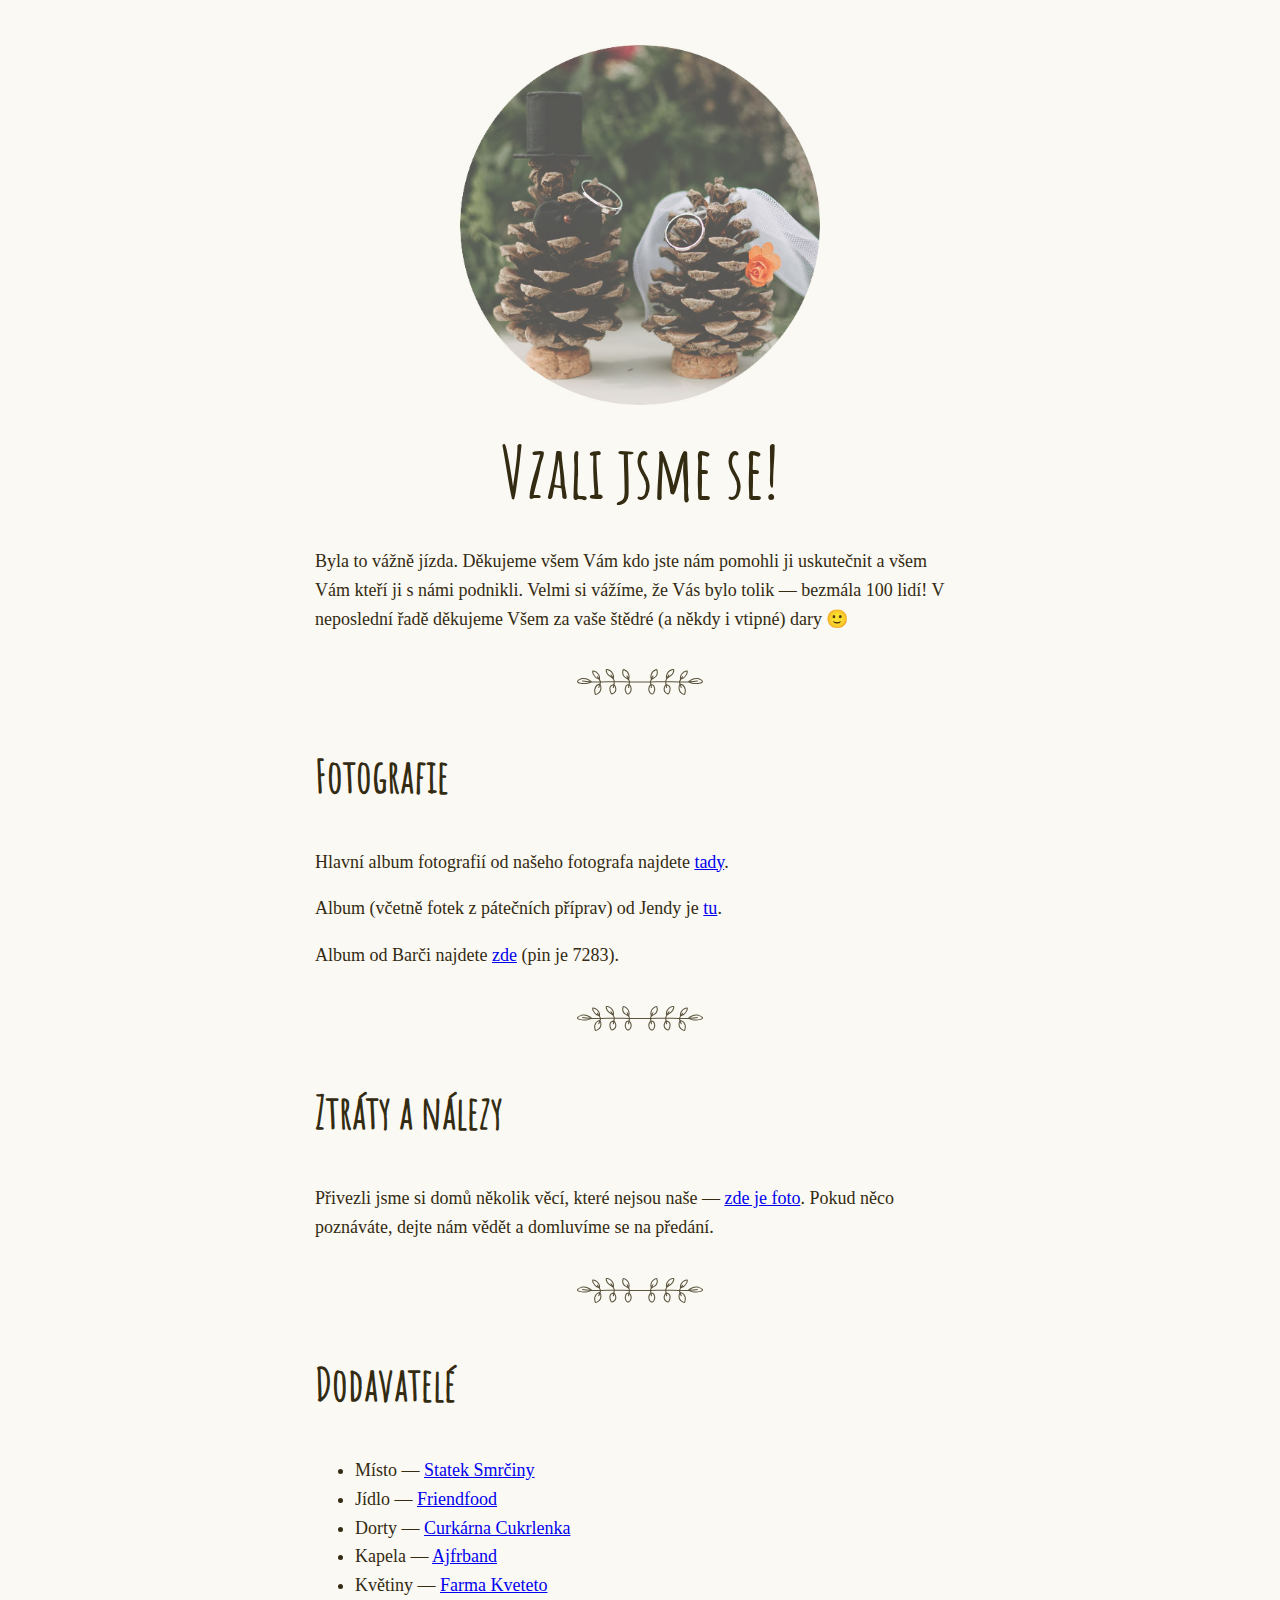
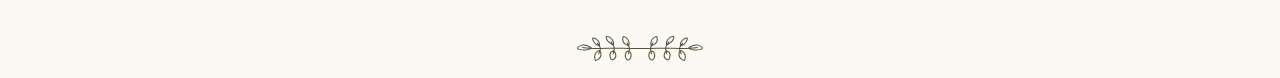
<file: index.html>
<!DOCTYPE html>
<html lang="cs">

<head>
    <title>Svatba | Káťa & Max</title>
    <link rel="icon" type="image/x-icon" href="/smrcky.svg">
    <meta charset="utf-8" />
    <meta name="viewport" content="width=device-width, initial-scale=1">
    <style>
        @font-face {
            font-family: 'AmaticSC';
            src: url('/AmaticSC-Regular.ttf');
            font-display: swap;
        }

        @font-face {
            font-family: 'AmaticSC Bold';
            src: url('/AmaticSC-Bold.ttf');
            font-display: swap;
        }

        body {
            color: #332b12;
            background-color: #fbf9f3;
            max-width: 1000px;
            margin-left: auto;
            margin-right: auto;
            padding-left: 5%;
            padding-right: 5%;
            font-family: Garamond, serif;
            line-height: 1.6;
            font-size: 18px;
        }

        h1,
        h2,
        h3,
        h4,
        h5 {
            font-family: 'AmaticSC', Garamond, serif;
            line-height: 1.2;
        }

        h2>a {
            color: #332b12;
            text-decoration: none;
            text-decoration-color: #332b1231;
        }

        .header-container {
            text-align: center;
            height: 100vh;
            min-height: 100vh;
            position: relative;
            margin-bottom: 1vh;
            line-height: initial;
        }


        .header {
            text-align: center;
            font-size: 4em;
            font-family: 'AmaticSC Bold', Garamond, serif;
            margin: 0;
        }

        .header>a {
            color: #332b12;
            text-decoration: none;
            text-decoration-color: #332b1231;
        }

        .header>a:hover {
            font-family: 'AmaticSC Bold', Garamond, serif;
        }

        .divider {
            text-align: center;
            margin: auto;
            margin-top: 2em;
        }

        .flex-container {
            display: flex;
            justify-content: center;
            margin-top: 4em;
        }

        .flex-container>div {
            flex-grow: 1;
            margin: auto;

        }

        .person {
            text-align: center;
            line-height: 2;
        }

        .person>ul {
            list-style-type: none;
            padding-left: 0;
        }

        nav {
            text-transform: uppercase;
            font-size: 2em;
            font-family: 'AmaticSC', cursive;
            clear: both;
            text-align: center;
            padding-bottom: 3vh;
            padding-top: 3vh;
        }

        .nav-sep {
            margin-left: 5px;
            margin-right: 5px;
            text-align: center;
            position: relative;
            display: inline-block;
            height: 0.8em;
            width: 0.5em;
        }

        .nav-sep>img {
            margin: 0;
            position: absolute;
            width: 100%;
            top: 50%;
            left: 50%;
            transform: translate(-50%, -50%);
        }

        nav>a {
            text-decoration: none;
            color: #332b12;
            display: inline-block;
        }


        @media only screen and (min-width: 1px) and (max-width: 600px) {
            h2 {
                font-size: 2.2em;
            }

            h3 {
                font-size: 1.7em;
            }

            h4 {
                font-size: 1.2em;
            }

            body {
                max-width: 90vw;
            }

            .divider img {
                width: 7em;
            }

            .flex-container {
                flex-direction: column;
            }

            .face {
                width: 250px;
            }

            #josef {
                margin-top: 2em;
            }

            #my {
                width: 30vh
            }

            #nav-slim {
                display: block;
            }

            #nav-wide {
                display: none;
            }
        }

        @media only screen and (min-width: 601px) and (max-width: 1279px) {
            h2 {
                font-size: 3em;
            }

            h3 {
                font-size: 2.5em;
            }

            h4 {
                font-size: 2em;
            }

            body {
                max-width: 650px;
            }

            .flex-container {
                flex-direction: row;
            }

            .divider img {
                width: 7em;
            }

            .face {
                width: 250px;
            }

            #my {
                width: 40vh;
            }

            #nav-slim {
                display: none;
            }

            #nav-wide {
                display: block;
            }
        }

        @media only screen and (min-width: 1280px) {
            h2 {
                font-size: 3em;
            }

            h3 {
                font-size: 2.5em;
            }

            h4 {
                font-size: 2em;
            }

            body {
                max-width: 650px;
            }

            .flex-container {
                flex-direction: row;
            }

            .divider img {
                width: 7em;
            }

            .face {
                width: 250px;
            }

            #my {
                width: 40vh;
            }

            #nav-slim {
                display: none;
            }

            #nav-wide {
                display: block;
            }
        }
    </style>
</head>

<body>
    <div>
        <div style="text-align: center; margin-top: 5vh;">
            <img id="my" src="sisky.jpg">
        </div>

        <p class="header">
            Vzali jsme se!
        </p>

        <p>
            Byla to vážně jízda.
            Děkujeme všem Vám kdo jste nám pomohli ji uskutečnit a všem Vám kteří ji s námi podnikli.
            Velmi si vážíme, že Vás bylo tolik ― bezmála 100 lidí!
            V neposlední řadě děkujeme Všem za vaše štědré (a někdy i vtipné) dary 🙂
        </p>

        <div class="divider">
            <img src="/divider.svg">
        </div>

        <h3>Fotografie</h3>

        <p>
            Hlavní album fotografií od našeho fotografa najdete <a href="https://photos.app.goo.gl/v9FUKyLALYUD3dEA8">tady</a>.
        </p>

        <p>
            Album (včetně fotek z pátečních příprav) od Jendy je <a href="https://photos.app.goo.gl/wsXkgzMot5fdTEFt9">tu</a>.
        </p>

        <p>
            Album od Barči najdete <a href="https://barboraholaskova.pixieset.com/katkaamax/">zde</a> (pin je 7283).
        </p>

        <div class="divider">
            <img src="/divider.svg">
        </div>

        <h3>Ztráty a nálezy</h3>

        <p>
        Přivezli jsme si domů několik věcí, které nejsou naše ― <a href="/ztraty.jpg" target="blank">zde je foto</a>.
            Pokud něco poznáváte, dejte nám vědět a domluvíme se na předání.
        </p>

        <div class="divider">
            <img src="/divider.svg">
        </div>

        <h3>Dodavatelé</h3>

        <ul>
          <li> Místo ― <a href="https://www.instagram.com/stateksmrciny/">Statek Smrčiny</a>
          <li> Jídlo ― <a href="https://friendfood.cz/">Friendfood</a>
          <li> Dorty ― <a href="https://www.facebook.com/cukrlenka/">Curkárna Cukrlenka</a>
          <li> Kapela ― <a href="https://www.facebook.com/Ajfrband/">Ajfrband</a>
          <li> Květiny ― <a href="https://www.kveteto.cz/">Farma Kveteto</a>

        </ul>


        <div class="divider">
            <img src="/divider.svg">
        </div>

    </div>

</body>

</html>
</file>
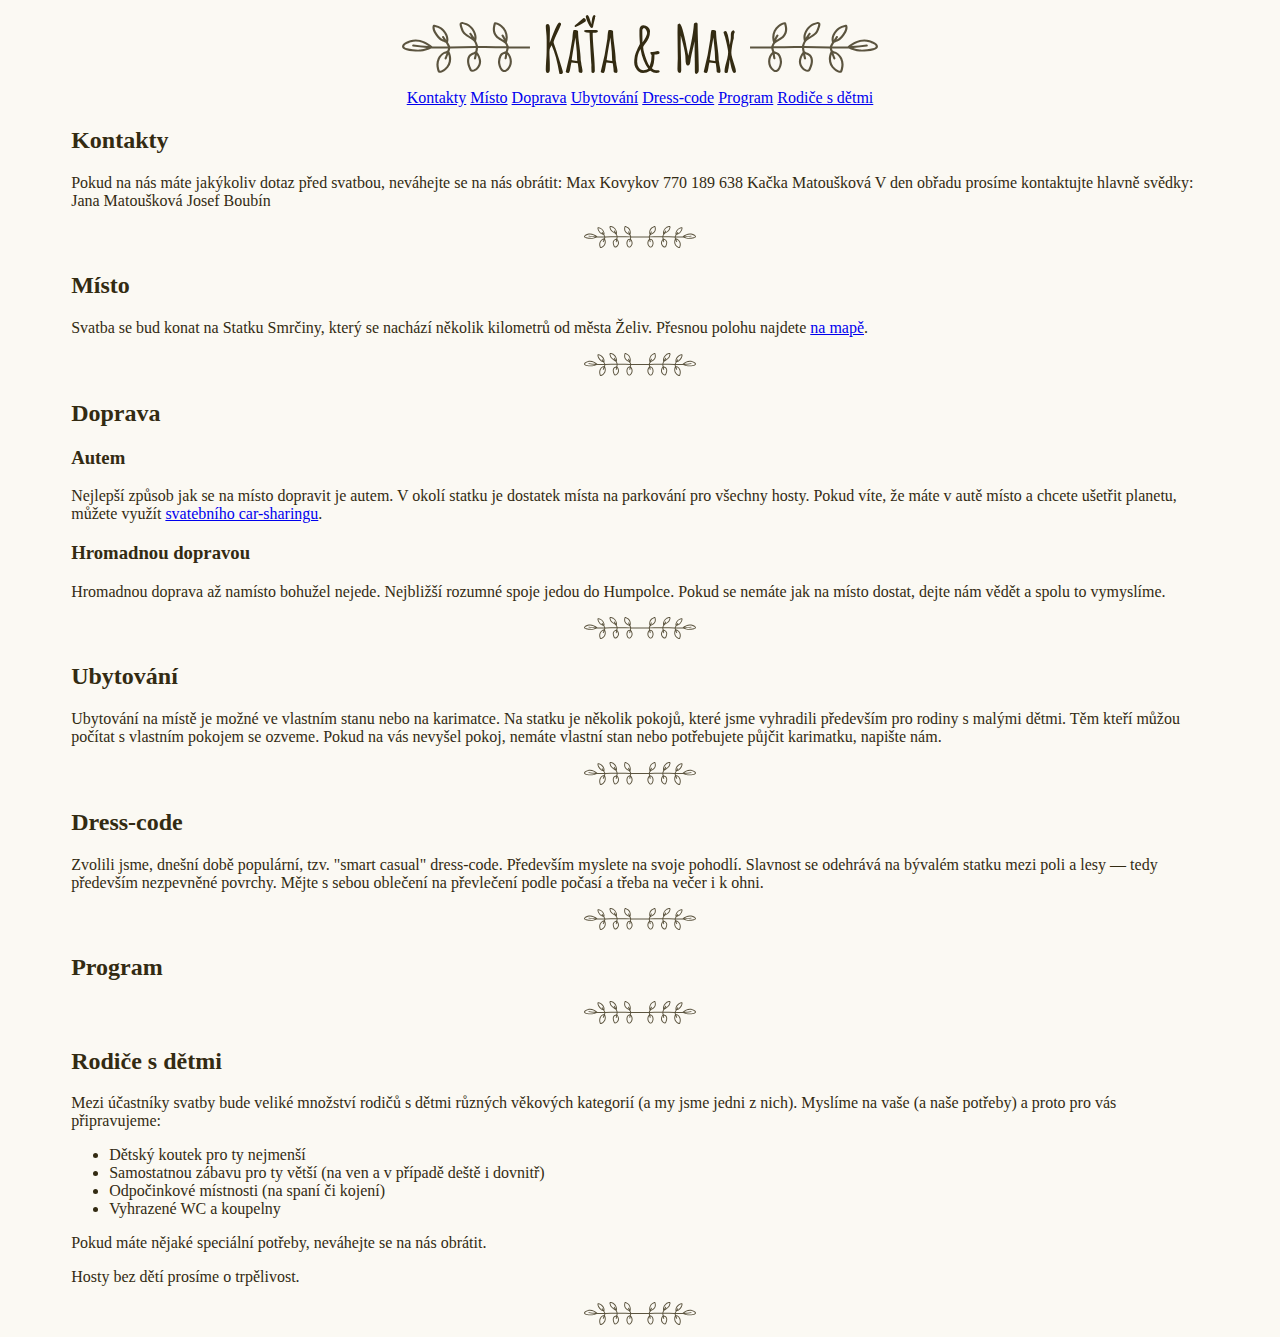
<file: info.html>
<!DOCTYPE html>
<html lang="cs">

<head>
    <title>Svatba | Káťa & Max</title>
    <link href="./AmaticSC-Regular.ttf" rel="stylesheet">
    <link rel="icon" type="image/x-icon" href="./smrcky.svg">
    <meta charset="utf-8" />
    <style>
        @font-face {
            font-family: 'AmaticSC';
            src: url('./AmaticSC-Regular.ttf');
        }

        @font-face {
            font-family: 'AmaticSC Bold';
            src: url('./AmaticSC-Bold.ttf');
        }

        #names {
            font-family: 'AmaticSC Bold';
            font-size: 4em;
            text-align: center;
        }

        #names img {
            height: 0.8em;
        }

        body {
            color: #332b12;
            background-color: #fbf9f3;
        }

        .divider {
            text-align: center;
        }

        .divider img {
            width: 7em;
        }

        p {
            margin-left: 5%;
            margin-right: 5%;
        }

        li {
            margin-left: 5%;
            margin-right: 5%;
        }

        nav {
            text-align: center;
        }

        h1,
        h2,
        h3,
        h4 {
            margin-left: 5%;
        }
    </style>
</head>

<body>

    <div id="names">
        <img src="./divider-left.svg">
        Káťa & Max
        <img src="./divider-right.svg">
    </div>

    <nav>
        <a href="#kontakty">Kontakty</a>
        <a href="#misto">Místo</a>
        <a href="#doprava">Doprava</a>
        <a href="#ubytovani">Ubytování</a>
        <a href="#dress-code">Dress-code</a>
        <a href="#program">Program</a>
        <a href="#rodice-s-detmi">Rodiče s dětmi</a>
    </nav>

    <h2 id="kontakty">Kontakty</h2>
    <p>
        Pokud na nás máte jakýkoliv dotaz před svatbou, neváhejte se na nás obrátit:

        Max Kovykov 770 189 638
        Kačka Matoušková

        V den obřadu prosíme kontaktujte hlavně svědky:

        Jana Matoušková
        Josef Boubín
    </p>

    <div class="divider">
        <img src="./divider.svg">
    </div>

    <h2 id="misto">Místo</h2>

    <p>Svatba se bud konat na Statku Smrčiny, který se nachází několik kilometrů od města Želiv. Přesnou polohu najdete
        <a href="https://mapy.cz/s/manenozafo">na mapě</a>.
    </p>

    <div class="divider">
        <img src="./divider.svg">
    </div>


    <h2 id="doprava">Doprava</h2>

    <h3>Autem</h3>

    <p>
        Nejlepší způsob jak se na místo dopravit je autem. V okolí statku je dostatek místa na parkování pro všechny
        hosty. Pokud víte, že máte v autě místo a chcete ušetřit planetu, můžete využít <a href="TODO">svatebního
            car-sharingu</a>.
    </p>

    <h3>Hromadnou dopravou</h3>

    <p>
        Hromadnou doprava až namísto bohužel nejede. Nejbližší rozumné spoje jedou do Humpolce. Pokud se nemáte jak na
        místo dostat, dejte nám vědět a spolu to vymyslíme.
    </p>

    <div class="divider">
        <img src="./divider.svg">
    </div>

    <h2 id="ubytovani">Ubytování</h2>

    <p>
        Ubytování na místě je možné ve vlastním stanu nebo na karimatce. Na statku je několik pokojů, které jsme
        vyhradili především pro rodiny s malými dětmi. Těm kteří můžou počítat s vlastním pokojem se ozveme. Pokud na
        vás nevyšel pokoj, nemáte vlastní stan nebo potřebujete půjčit karimatku, napište nám.
    </p>

    <div class="divider">
        <img src="./divider.svg">
    </div>

    <h2 id="dress-code">Dress-code</h2>

    <p>
        Zvolili jsme, dnešní době populární, tzv. "smart casual" dress-code. Především myslete na svoje pohodlí.
        Slavnost
        se odehrává na bývalém statku mezi poli a lesy ― tedy především nezpevněné povrchy. Mějte s sebou oblečení na
        převlečení podle počasí a třeba na večer i k ohni.
    </p>

    <div class="divider">
        <img src="./divider.svg">
    </div>

    <h2 id="program">Program</h2>

    <div class="divider">
        <img src="./divider.svg">
    </div>

    <h2 id="rodice-s-detmi">Rodiče s dětmi</h2>

    <p>
        Mezi účastníky svatby bude veliké množství rodičů s dětmi různých věkových kategorií (a my jsme jedni z nich).
        Myslíme na vaše (a naše potřeby) a proto pro vás připravujeme:
    </p>

    <p>
    <ul>
        <li>Dětský koutek pro ty nejmenší</li>
        <li>Samostatnou zábavu pro ty větší (na ven a v případě deště i dovnitř)</li>
        <li>Odpočinkové místnosti (na spaní či kojení)</li>
        <li>Vyhrazené WC a koupelny</li>
    </ul>
    </p>

    <p>Pokud máte nějaké speciální potřeby, neváhejte se na nás obrátit.</p>

    <p>Hosty bez dětí prosíme o trpělivost.</p>

    <div class="divider">
        <img src="./divider.svg">
    </div>

</body>

</html>
</file>
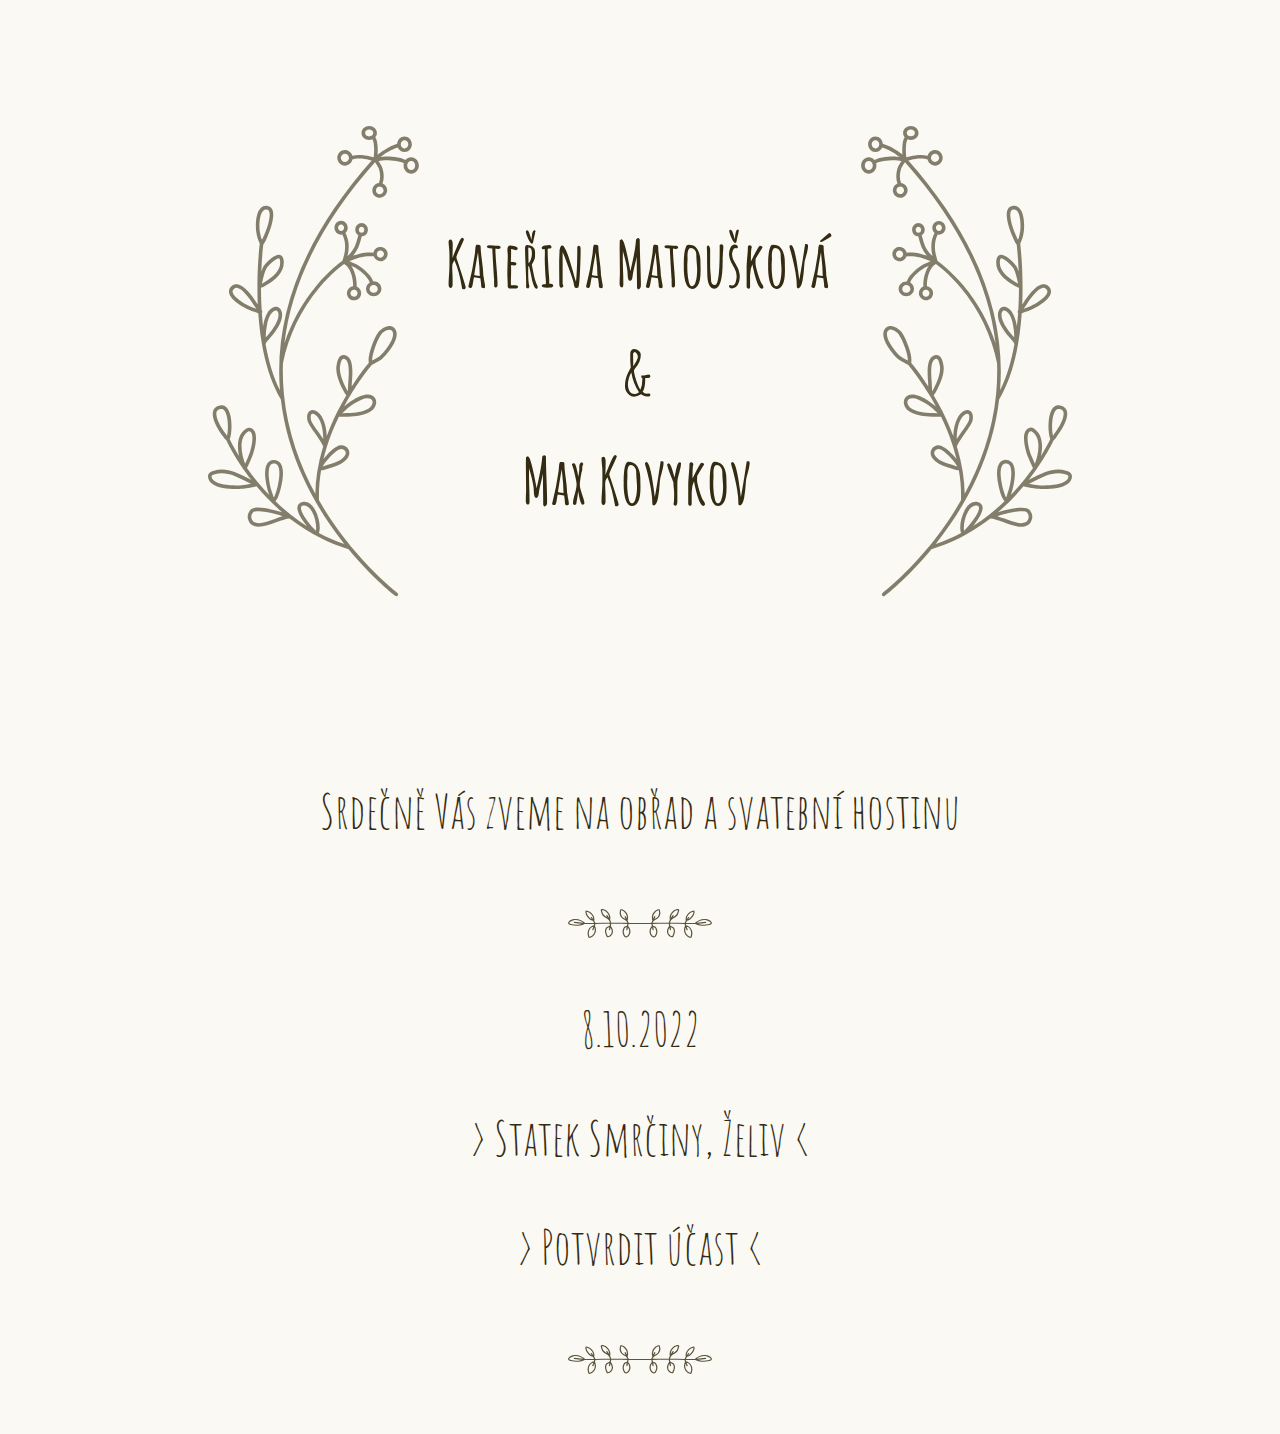
<file: invitation_page.html>
<!DOCTYPE html>
<html lang="cs">

<head>
    <title>Svatba | Max a Káťa</title>
    <link href="./AmaticSC-Regular.ttf" rel="stylesheet">
    <link rel="icon" type="image/x-icon" href="./smrcky.svg">
    <meta charset="utf-8" />
    <style>
        @font-face {
            font-family: 'AmaticSC';
            src: url('./AmaticSC-Regular.ttf');
        }

        @font-face {
            font-family: 'AmaticSC Bold';
            src: url('./AmaticSC-Bold.ttf');
        }

        body {
            color: #332b12;
            background-color: #fbf9f3;
            font-family: 'AmaticSC', cursive;
        }

        p {
            font-size: 3em;
        }

        * {
            text-align: center;
        }

        a {
            color: #332b12;
            text-decoration: none;
            text-decoration-color: #332b1231;
        }

        a:hover {
            font-family: 'AmaticSC Bold', cursive;
        }

        .divider {
            width: 3em;
        }
    </style>
</head>

<body>
    <div id="names">
        <img src="./laurel.svg" style="font-size: 2em; max-width: 30em;">
    </div>

    <p>
        Srdečně Vás zveme na obřad a svatební hostinu
    </p>

    <p>
        <img src="./divider.svg" class="divider">
    </p>

    <p>
        8.10.2022
    </p>

    <p>
        <a href="https://mapy.cz/s/manenozafo" target="_blank" rel="noopener noreferrer">&gt; Statek Smrčiny, Želiv &lt;</a>
    </p>

    <p>
        <a href="https://forms.gle/7CDMsAk48qhpeddG8" target="_blank" rel="noopener noreferrer">&gt; Potvrdit účast &lt;</a>
    </p>

    <p>
        <img src="./divider.svg" class="divider">
    </p>
</body>

</html>
</file>
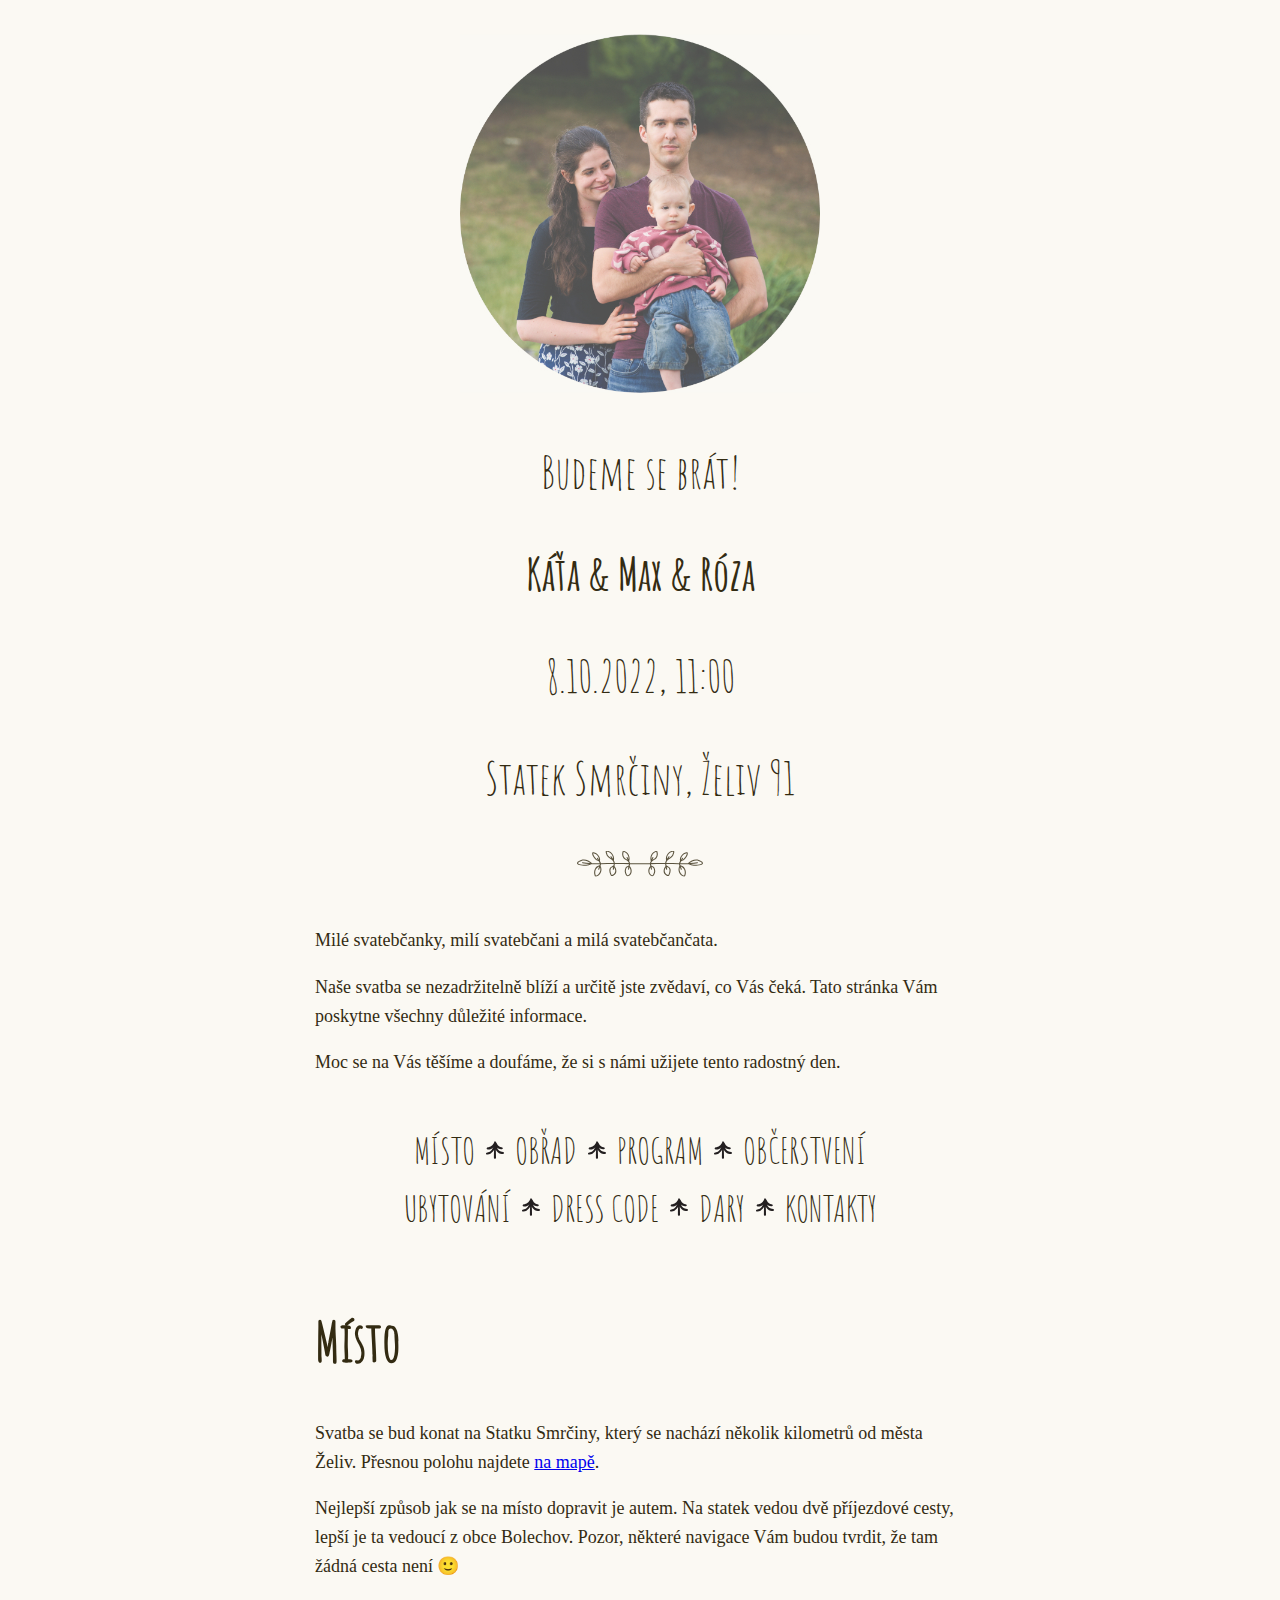
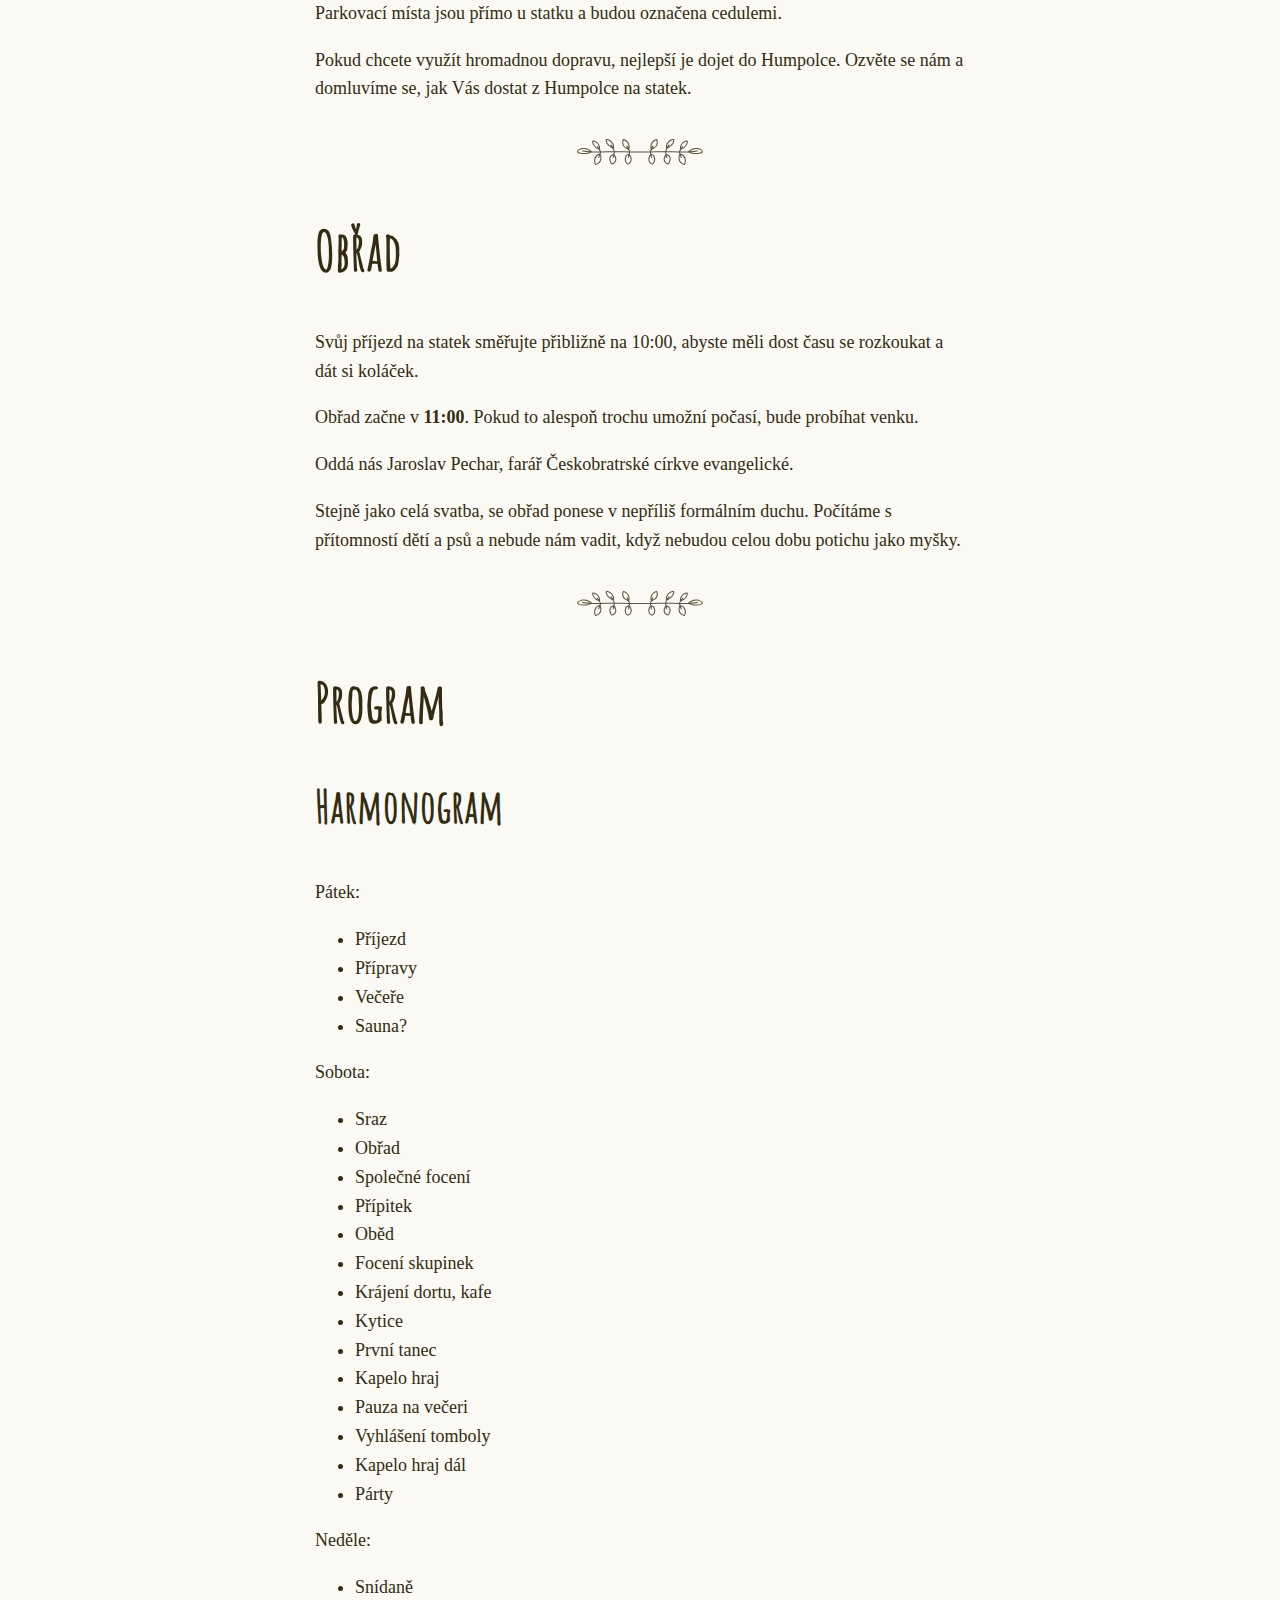
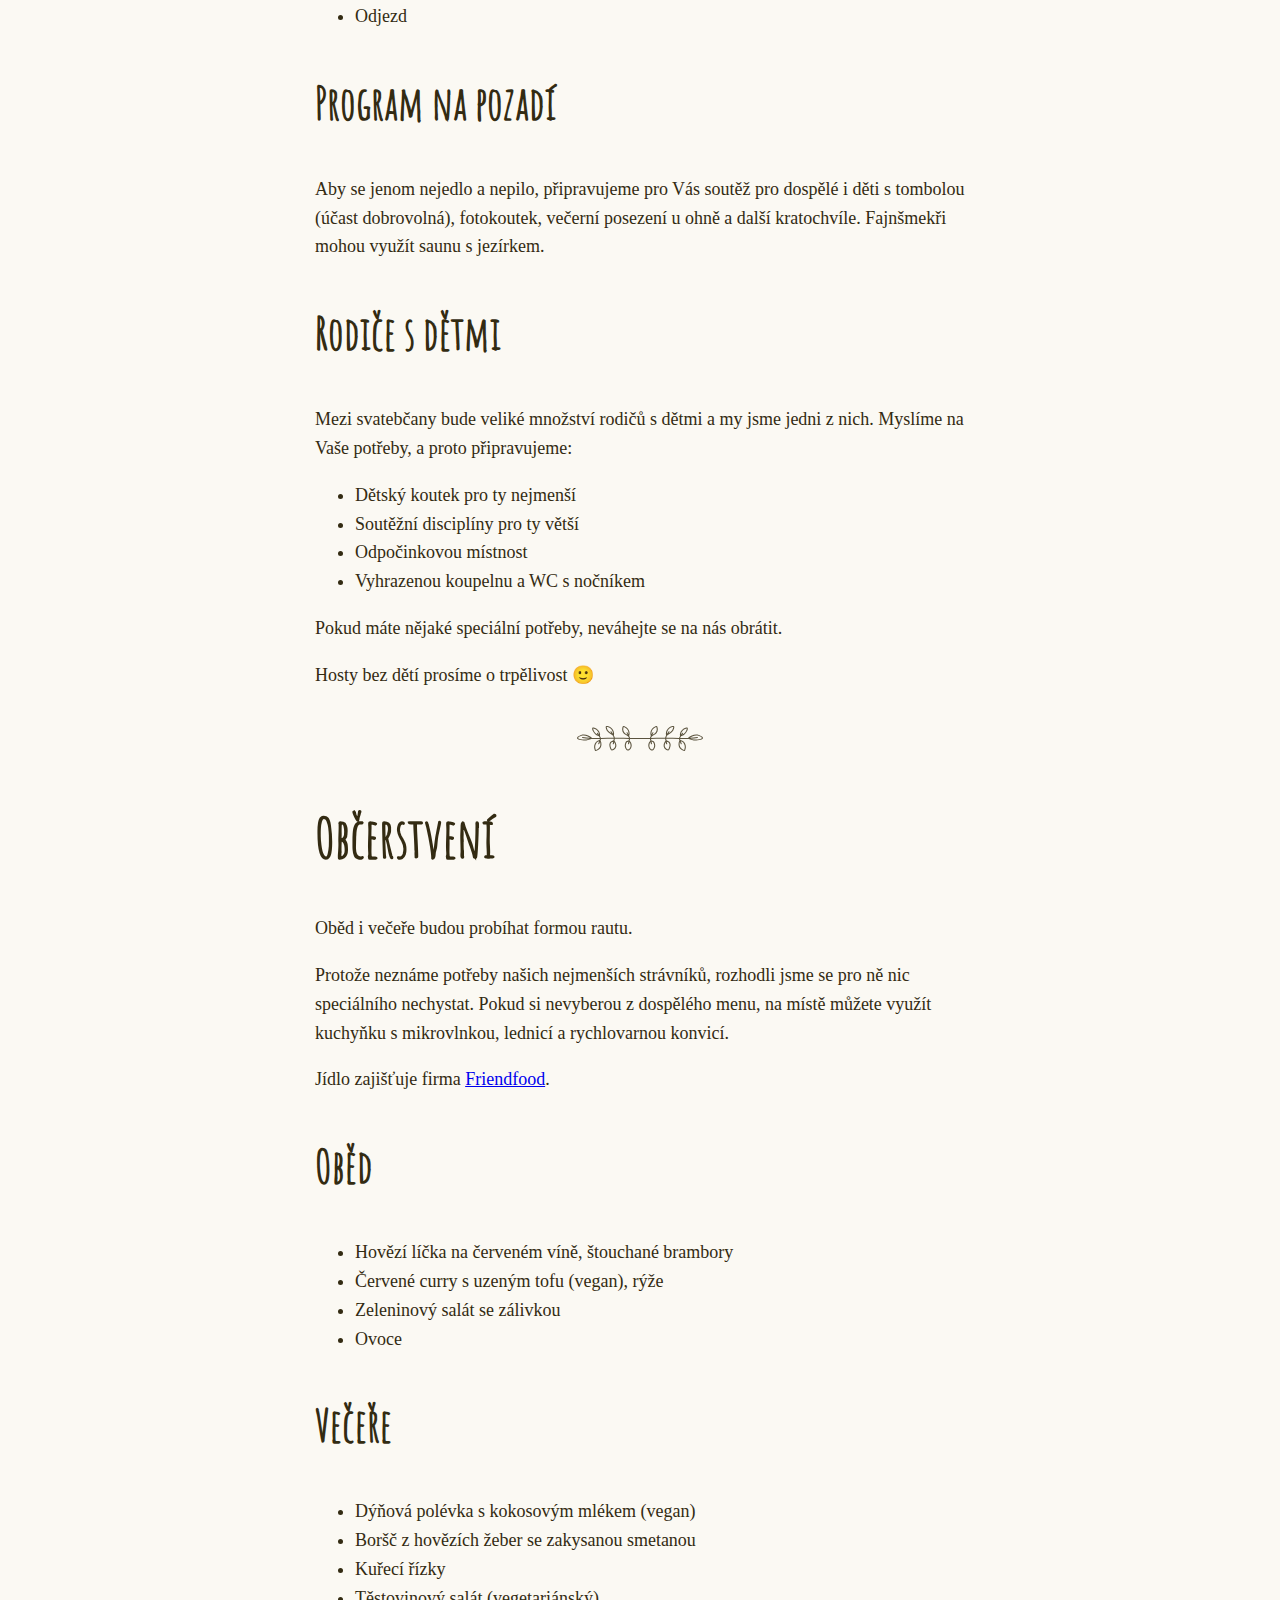
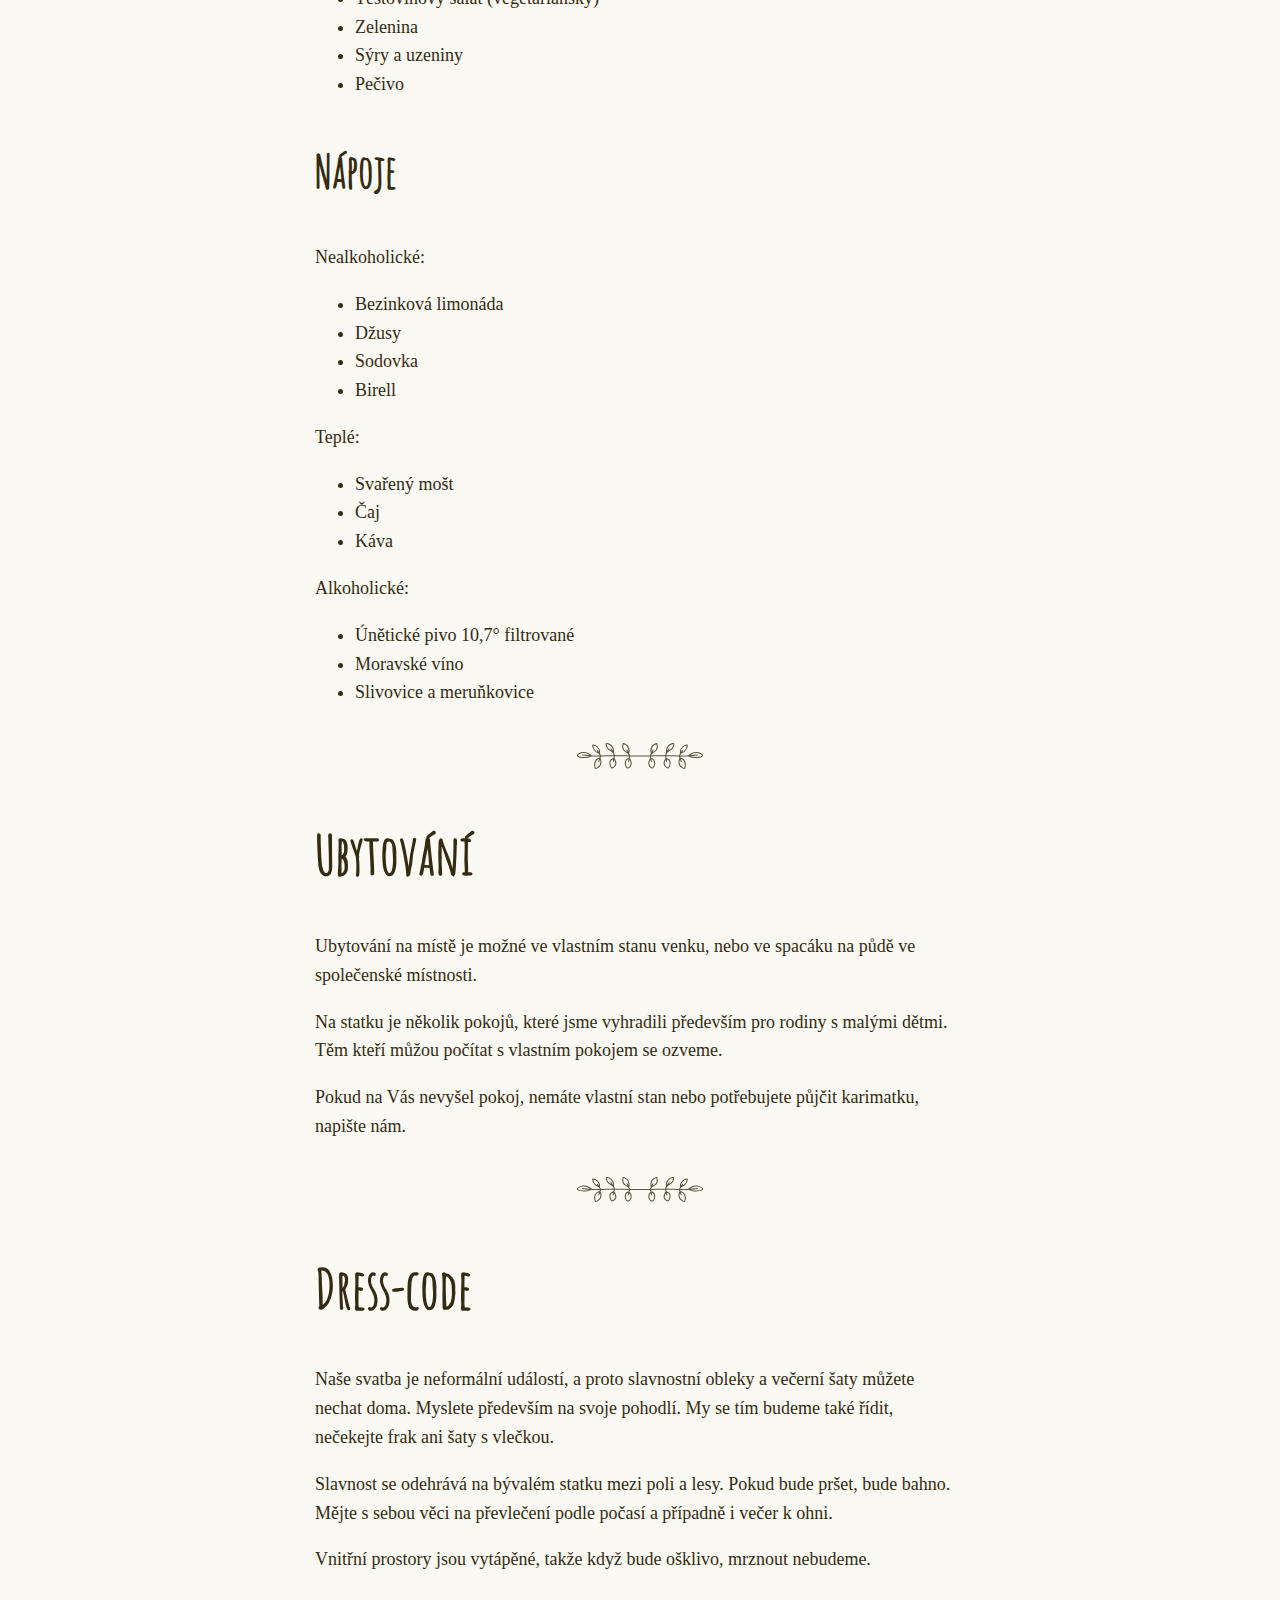
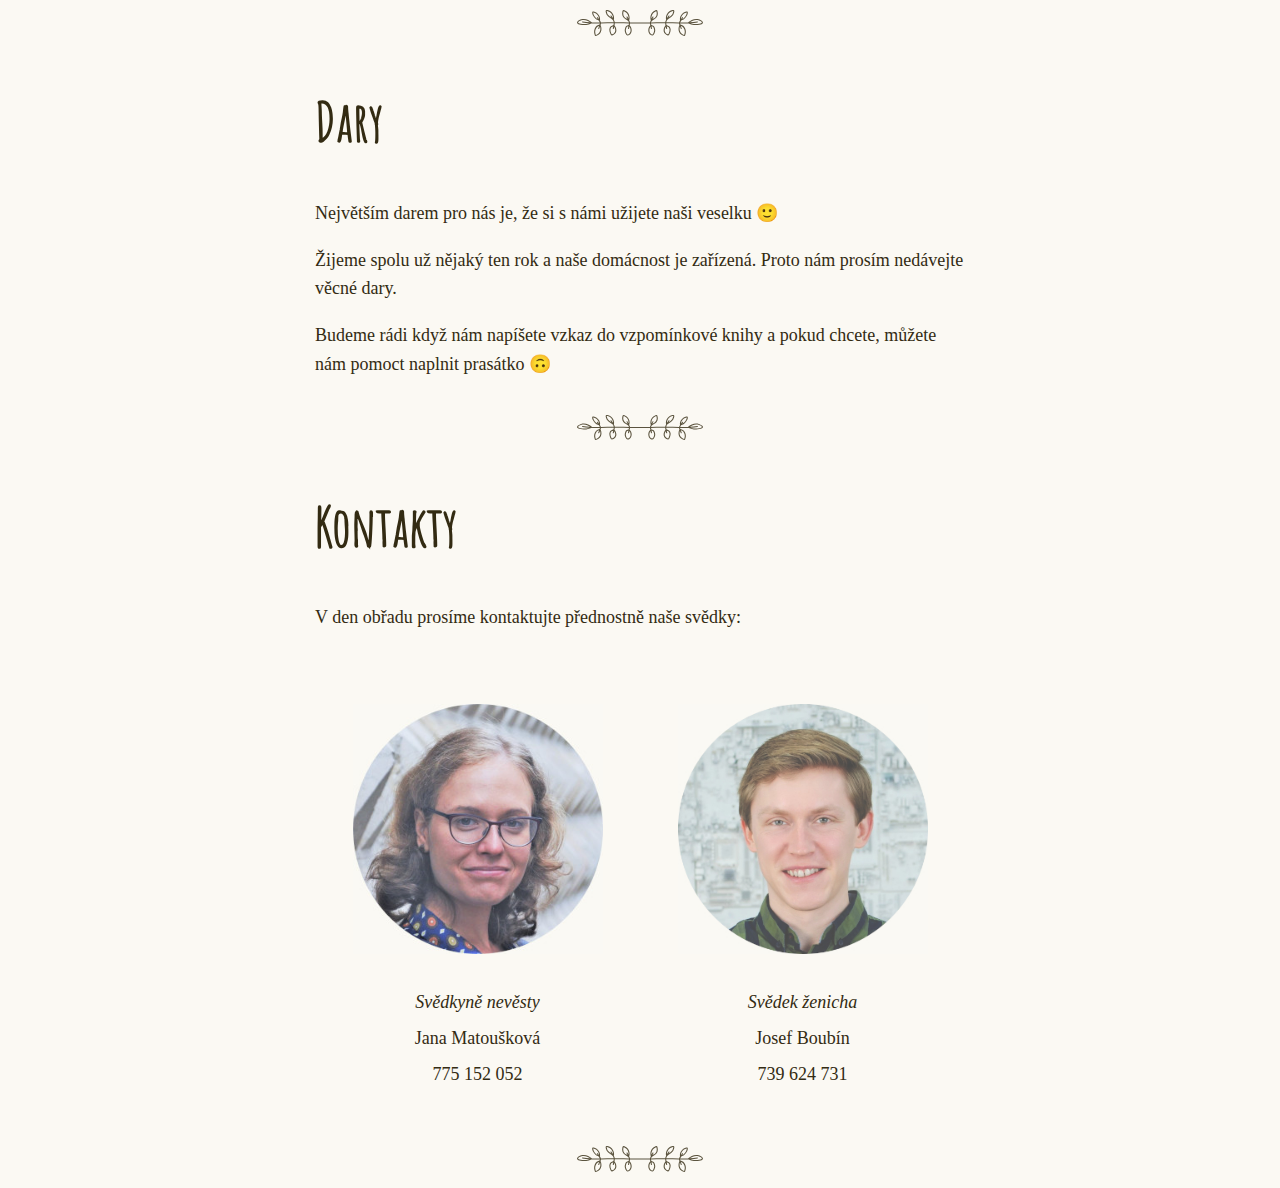
<file: main_page.html>
<!DOCTYPE html>
<html lang="cs">

<head>
    <title>Svatba | Káťa & Max</title>
    <link rel="icon" type="image/x-icon" href="/smrcky.svg">
    <meta charset="utf-8" />
    <meta name="viewport" content="width=device-width, initial-scale=1">
    <style>
        @font-face {
            font-family: 'AmaticSC';
            src: url('/AmaticSC-Regular.ttf');
            font-display: swap;
        }

        @font-face {
            font-family: 'AmaticSC Bold';
            src: url('/AmaticSC-Bold.ttf');
            font-display: swap;
        }

        body {
            color: #332b12;
            background-color: #fbf9f3;
            max-width: 1000px;
            margin-left: auto;
            margin-right: auto;
            padding-left: 5%;
            padding-right: 5%;
            font-family: Garamond, serif;
            line-height: 1.6;
            font-size: 18px;
        }

        h1,
        h2,
        h3,
        h4,
        h5 {
            font-family: 'AmaticSC', Garamond, serif;
            line-height: 1.2;
        }

        h2>a {
            color: #332b12;
            text-decoration: none;
            text-decoration-color: #332b1231;
        }

        .header-container {
            text-align: center;
            height: 100vh;
            min-height: 100vh;
            position: relative;
            margin-bottom: 1vh;
            line-height: initial;
        }

        .header {
            margin: 0;
            position: relative;
            width: 100%;
            top: 50%;
            left: 50%;
            transform: translate(-50%, -50%);
        }

        .header>p {
            font-size: 5vh;
            font-family: 'AmaticSC', Garamond, serif;
        }

        .header>a {
            color: #332b12;
            text-decoration: none;
            text-decoration-color: #332b1231;
        }

        .header>a:hover {
            font-family: 'AmaticSC Bold', Garamond, serif;
        }

        .divider {
            text-align: center;
            margin: auto;
            margin-top: 2em;
        }

        .flex-container {
            display: flex;
            justify-content: center;
            margin-top: 4em;
        }

        .flex-container>div {
            flex-grow: 1;
            margin: auto;

        }

        .person {
            text-align: center;
            line-height: 2;
        }

        .person>ul {
            list-style-type: none;
            padding-left: 0;
        }

        nav {
            text-transform: uppercase;
            font-size: 2em;
            font-family: 'AmaticSC', cursive;
            clear: both;
            text-align: center;
            padding-bottom: 3vh;
            padding-top: 3vh;
        }

        .nav-sep {
            margin-left: 5px;
            margin-right: 5px;
            text-align: center;
            position: relative;
            display: inline-block;
            height: 0.8em;
            width: 0.5em;
        }

        .nav-sep>img {
            margin: 0;
            position: absolute;
            width: 100%;
            top: 50%;
            left: 50%;
            transform: translate(-50%, -50%);
        }

        nav>a {
            text-decoration: none;
            color: #332b12;
            display: inline-block;
        }


        @media only screen and (min-width: 1px) and (max-width: 600px) {
            h2 {
                font-size: 2.2em;
            }

            h3 {
                font-size: 1.7em;
            }

            h4 {
                font-size: 1.2em;
            }

            body {
                max-width: 90vw;
            }

            .divider img {
                width: 7em;
            }

            .flex-container {
                flex-direction: column;
            }

            .face {
                width: 250px;
            }

            #josef {
                margin-top: 2em;
            }

            #my {
                width: 30vh
            }

            #nav-slim {
                display: block;
            }

            #nav-wide {
                display: none;
            }
        }

        @media only screen and (min-width: 601px) and (max-width: 1279px) {
            h2 {
                font-size: 3em;
            }

            h3 {
                font-size: 2.5em;
            }

            h4 {
                font-size: 2em;
            }

            body {
                max-width: 650px;
            }

            .flex-container {
                flex-direction: row;
            }

            .divider img {
                width: 7em;
            }

            .face {
                width: 250px;
            }

            #my {
                width: 40vh;
            }

            #nav-slim {
                display: none;
            }

            #nav-wide {
                display: block;
            }
        }

        @media only screen and (min-width: 1280px) {
            h2 {
                font-size: 3em;
            }

            h3 {
                font-size: 2.5em;
            }

            h4 {
                font-size: 2em;
            }

            body {
                max-width: 650px;
            }

            .flex-container {
                flex-direction: row;
            }

            .divider img {
                width: 7em;
            }

            .face {
                width: 250px;
            }

            #my {
                width: 40vh;
            }

            #nav-slim {
                display: none;
            }

            #nav-wide {
                display: block;
            }
        }
    </style>
</head>

<body>
    <div class="header-container" id="pozdrav">
        <div class="header">
            <div style="text-align: center">
                <img id="my" src="my.jpg">
            </div>

            <p>
                Budeme se brát!
            </p>

            <p style="font-family: 'AmaticSC Bold', cursive;">Káťa & Max & Róza</p>

            <p>
                8.10.2022, 11:00
            </p>

            <p>
                Statek Smrčiny, Želiv 91
            </p>


            <div class="divider">
                <img src="/divider.svg">
            </div>

        </div>
    </div>

    <p>
        Milé svatebčanky, milí svatebčani a milá svatebčančata.
    </p>

    <p>
        Naše svatba se nezadržitelně blíží a určitě jste zvědaví, co Vás čeká.
        Tato stránka Vám poskytne všechny důležité informace.
    </p>

    <p>
        Moc se na Vás těšíme a doufáme, že si s námi užijete tento radostný den.
    </p>

    <nav id="nav-slim">
        <a href="#misto">Místo</a>
        <div class="nav-sep">
            <img src="/smrcky.svg">
        </div>
        <a href="#obrad">Obřad</a>
        <div class="nav-sep">
            <img src="/smrcky.svg">
        </div>
        <a href="#program">Program</a>
        <br>
        <a href="#obcerstveni">Občerstvení</a>
        <div class="nav-sep">
            <img src="/smrcky.svg">
        </div>
        <a href="#ubytovani">Ubytování</a>
        <br>
        <a href="#dress-code">Dress code</a>
        <div class="nav-sep">
            <img src="/smrcky.svg">
        </div>
        <a href="#dary">Dary</a>
        <!-- <div class="nav-sep">
            <img src="/smrcky.svg">
        </div> -->
        <br>
        <a href="#kontakty">Kontakty</a>
    </nav>

    <nav id="nav-wide">
        <a href="#misto">Místo</a>
        <div class="nav-sep">
            <img src="/smrcky.svg">
        </div>
        <a href="#obrad">Obřad</a>
        <div class="nav-sep">
            <img src="/smrcky.svg">
        </div>
        <a href="#program">Program</a>
        <div class="nav-sep">
            <img src="/smrcky.svg">
        </div>
        <a href="#obcerstveni">Občerstvení</a>
        <br>
        <a href="#ubytovani">Ubytování</a>
        <div class="nav-sep">
            <img src="/smrcky.svg">
        </div>
        <a href="#dress-code">Dress code</a>
        <div class="nav-sep">
            <img src="/smrcky.svg">
        </div>
        <a href="#dary">Dary</a>
        <div class="nav-sep">
            <img src="/smrcky.svg">
        </div>
        <a href="#kontakty">Kontakty</a>
    </nav>

    <h2 id="misto"><a href="#misto">Místo</a></h2>

    <p>Svatba se bud konat na Statku Smrčiny, který se nachází několik kilometrů od města Želiv. Přesnou polohu najdete
        <a href="https://mapy.cz/s/manenozafo">na mapě</a>.
    </p>

    <p>
        Nejlepší způsob jak se na místo dopravit je autem.
        Na statek vedou dvě příjezdové cesty, lepší je ta vedoucí z obce Bolechov.
        Pozor, některé navigace Vám budou tvrdit, že tam žádná cesta není 🙂
    </p>

    <p>
        Parkovací místa jsou přímo u statku a budou označena cedulemi.
    </p>

    <!-- <p>
        Pokud víte, že budete mít v autě místo a budete moct vzít někoho dalšího, dejte nám vědět.
        Pokud víte, že se na místo nemáte jak dostat, ozvěte se nám a zkusíme Vám najít odvoz.
    </p> -->

    <p>
        Pokud chcete využít hromadnou dopravu, nejlepší je dojet do Humpolce.
        Ozvěte se nám a domluvíme se, jak Vás dostat z Humpolce na statek.
    </p>

    <div class="divider">
        <img src="/divider.svg">
    </div>

    <h2 id="obrad"><a href="#obrad">Obřad</a></h2>

    <p>
        Svůj příjezd na statek směřujte přibližně na 10:00, abyste měli dost času se rozkoukat a dát si koláček.
    </p>

    <p>
        Obřad začne v <strong>11:00</strong>. Pokud to alespoň trochu umožní počasí, bude probíhat venku.
    </p>

    <p>
        Oddá nás Jaroslav Pechar, farář Českobratrské církve evangelické.
    </p>

    <p>
        Stejně jako celá svatba, se obřad ponese v nepříliš formálním duchu.
        Počítáme s přítomností dětí a psů a nebude nám vadit, když nebudou celou dobu potichu jako myšky.
    </p>

    <div class="divider">
        <img src="/divider.svg">
    </div>

    <h2 id="program"><a href="#program">Program</a></h2>

    <h3>Harmonogram</h3>

    Pátek:
    <ul>
        <li>Příjezd
        <li>Přípravy
        <li>Večeře
        <li>Sauna?
    </ul>

    Sobota:
    <ul>
        <li>Sraz
        <li>Obřad
        <li>Společné focení
        <li>Přípitek
        <li>Oběd
        <li>Focení skupinek
        <li>Krájení dortu, kafe
        <li>Kytice
        <li>První tanec
        <li>Kapelo hraj
        <li>Pauza na večeri
        <li>Vyhlášení tomboly
        <li>Kapelo hraj dál
        <li>Párty
    </ul>

    Neděle:
    <ul>
        <li>Snídaně
        <li>Odjezd
    </ul>

    <h3>Program na pozadí</h3>

    <p>
        Aby se jenom nejedlo a nepilo, připravujeme pro Vás soutěž pro dospělé i děti s tombolou (účast dobrovolná),
        fotokoutek, večerní posezení u ohně a další kratochvíle.
        Fajnšmekři mohou využít saunu s jezírkem.
    </p>

    <h3 id="rodice-s-detmi">Rodiče s dětmi</h3>

    <p>
        Mezi svatebčany bude veliké množství rodičů s dětmi a my jsme jedni z nich.
        Myslíme na Vaše potřeby, a proto připravujeme:
    </p>

    <ul>
        <li>Dětský koutek pro ty nejmenší</li>
        <li>Soutěžní disciplíny pro ty větší</li>
        <li>Odpočinkovou místnost</li>
        <li>Vyhrazenou koupelnu a WC s nočníkem</li>
    </ul>

    <p>
        Pokud máte nějaké speciální potřeby, neváhejte se na nás obrátit.
    </p>

    <p>
        Hosty bez dětí prosíme o trpělivost 🙂
    </p>

    <div class="divider">
        <img src="/divider.svg">
    </div>

    <h2 id="obcerstveni"><a href="#obcerstveni">Občerstvení</a></h2>

    <p>
        Oběd i večeře budou probíhat formou rautu.
    </p>

    <p>
        Protože neznáme potřeby našich nejmenších strávníků, rozhodli jsme se pro ně nic speciálního nechystat.
        Pokud si nevyberou z dospělého menu, na místě můžete využít kuchyňku s mikrovlnkou, lednicí a rychlovarnou
        konvicí.
    </p>

    <p>
        Jídlo zajišťuje firma <a href="https://friendfood.cz/catering/">Friendfood</a>.
    </p>

    <h3>Oběd</h3>

    <ul>
        <li>Hovězí líčka na červeném víně, štouchané brambory
        <li>Červené curry s uzeným tofu (vegan), rýže
        <li>Zeleninový salát se zálivkou
        <li>Ovoce
    </ul>

    <h3>Večeře</h3>

    <ul>
        <li>Dýňová polévka s kokosovým mlékem (vegan)
        <li>Boršč z hovězích žeber se zakysanou smetanou
        <li>Kuřecí řízky
        <li>Těstovinový salát (vegetariánský)
        <li>Zelenina
        <li>Sýry a uzeniny
        <li>Pečivo
    </ul>

    <h3>Nápoje</h3>
    Nealkoholické:
    <ul>
        <li>Bezinková limonáda
        <li>Džusy
        <li>Sodovka
        <li>Birell
    </ul>

    Teplé:
    <ul>
        <li>Svařený mošt
        <li>Čaj
        <li>Káva
    </ul>

    Alkoholické:
    <ul>
        <li>Únětické pivo 10,7° filtrované
        <li>Moravské víno
        <li>Slivovice a meruňkovice
    </ul>

    <div class="divider">
        <img src="/divider.svg">
    </div>

    <h2 id="ubytovani"><a href="#ubytovani">Ubytování</a></h2>

    <p>
        Ubytování na místě je možné ve vlastním stanu venku, nebo ve spacáku na půdě ve společenské místnosti.
    </p>

    <p>
        Na statku je několik pokojů, které jsme vyhradili především pro rodiny s malými dětmi.
        Těm kteří můžou počítat s vlastním pokojem se ozveme.
    </p>

    <p>
        Pokud na Vás nevyšel pokoj, nemáte vlastní stan nebo potřebujete půjčit karimatku, napište nám.
    </p>

    <div class="divider">
        <img src="/divider.svg">
    </div>

    <h2 id="dress-code"><a href="#dress-code">Dress-code</a></h2>

    <p>
        Naše svatba je neformální událostí, a proto slavnostní obleky a večerní šaty můžete nechat doma.
        Myslete především na svoje pohodlí. My se tím budeme také řídit, nečekejte frak ani šaty s vlečkou.
    </p>

    <p>
        Slavnost se odehrává na bývalém statku mezi poli a lesy.
        Pokud bude pršet, bude bahno.
        Mějte s sebou věci na převlečení podle počasí a případně i večer k ohni.
    </p>

    <p>
        Vnitřní prostory jsou vytápěné, takže když bude ošklivo, mrznout nebudeme.
    </p>

    <div class="divider">
        <img src="/divider.svg">
    </div>

    <h2 id="dary"><a href="#dary">Dary</a></h2>

    <p>
        Největším darem pro nás je, že si s námi užijete naši veselku 🙂
    </p>

    <p>
        Žijeme spolu už nějaký ten rok a naše domácnost je zařízená. Proto nám prosím nedávejte věcné dary.
    </p>

    <p>
        Budeme rádi když nám napíšete vzkaz do vzpomínkové knihy a pokud chcete, můžete nám pomoct naplnit prasátko 🙃
    </p>

    <div class="divider">
        <img src="/divider.svg">
    </div>

    <h2 id="kontakty"><a href="#kontakty">Kontakty</a></h2>
    <p>
        V den obřadu prosíme kontaktujte přednostně naše svědky:
    </p>

    <div class="flex-container">
        <div class="person">
            <img src="jana.jpg" class="face">
            <ul>
                <li><em>Svědkyně nevěsty</em></li>
                <li>Jana Matoušková</li>
                <li>775 152 052</li>
            </ul>
        </div>

        <div id="josef" class="person">
            <img src="josef.jpeg" class="face">
            <ul>
                <li><em>Svědek ženicha</em></li>
                <li>Josef Boubín</li>
                <li>739 624 731</li>
            </ul>
        </div>
    </div>

    <div class="divider">
        <img src="/divider.svg">
    </div>

</body>

</html>
</file>
